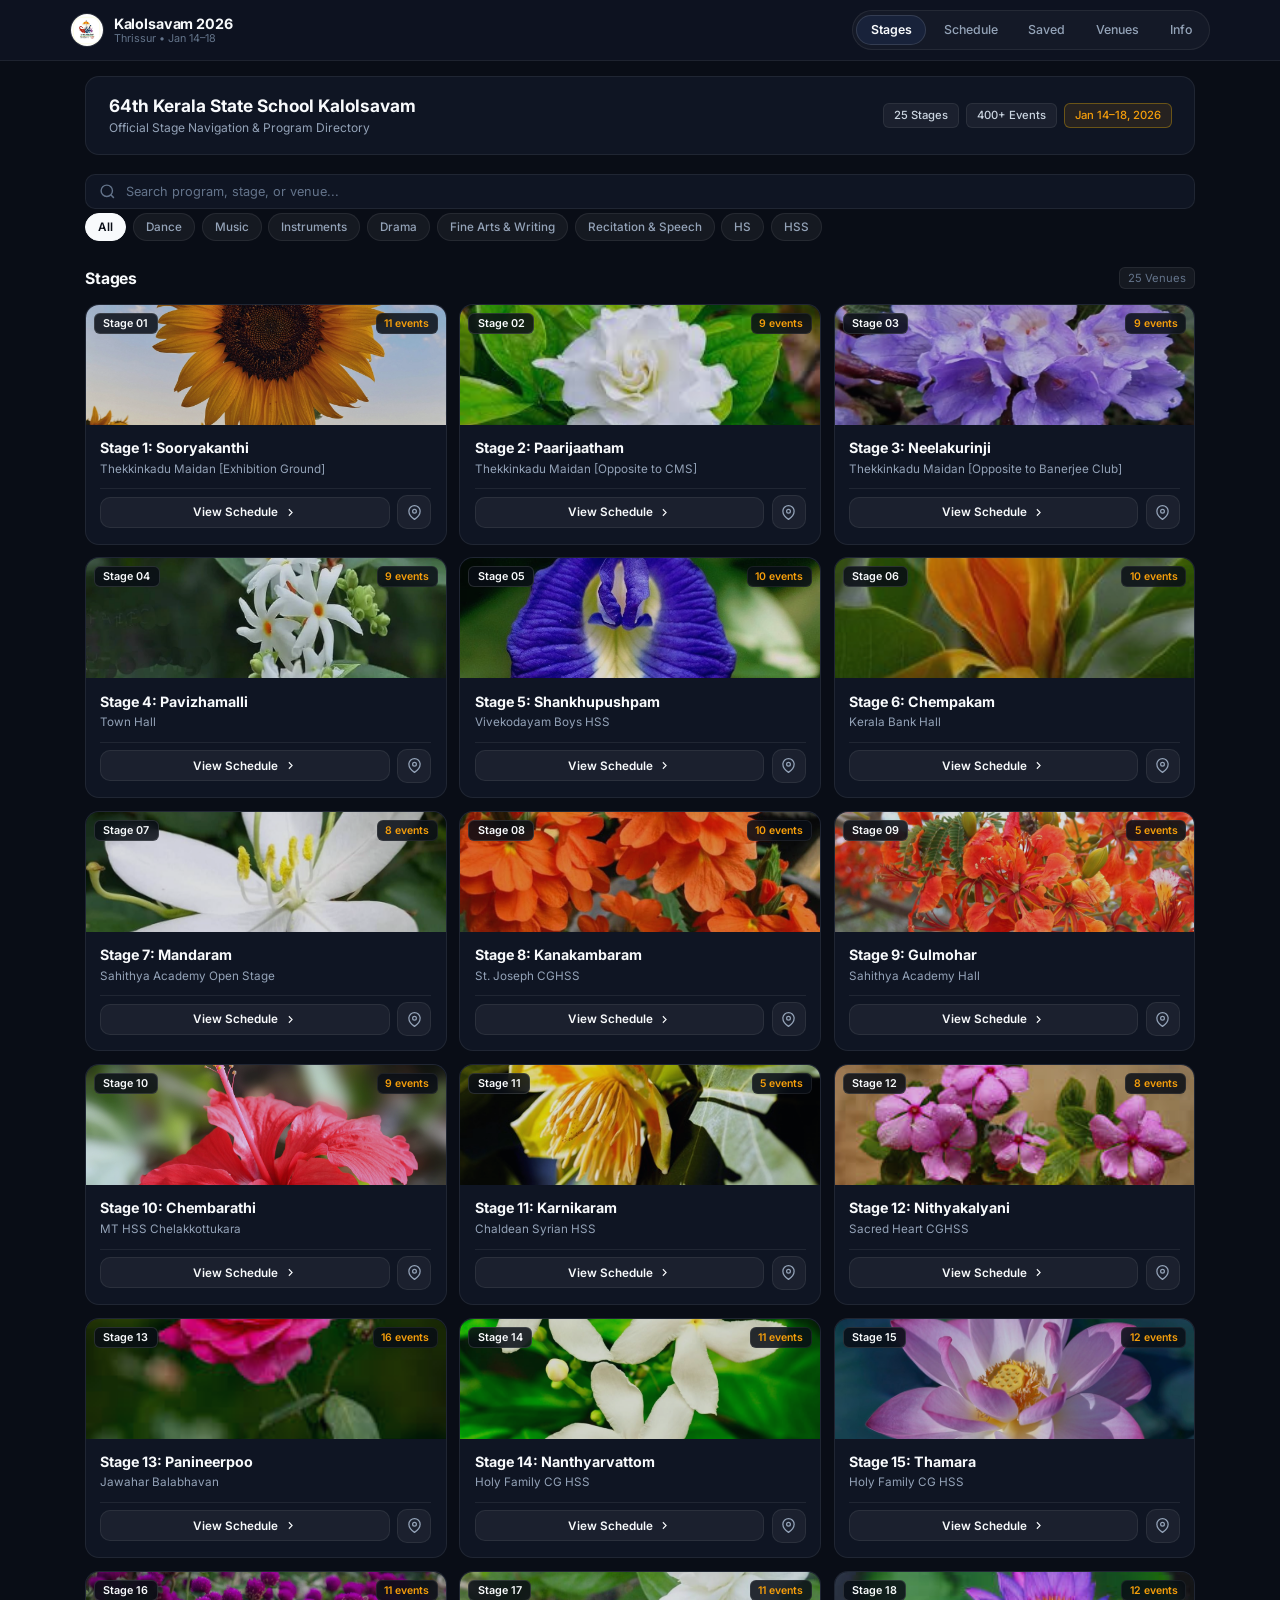
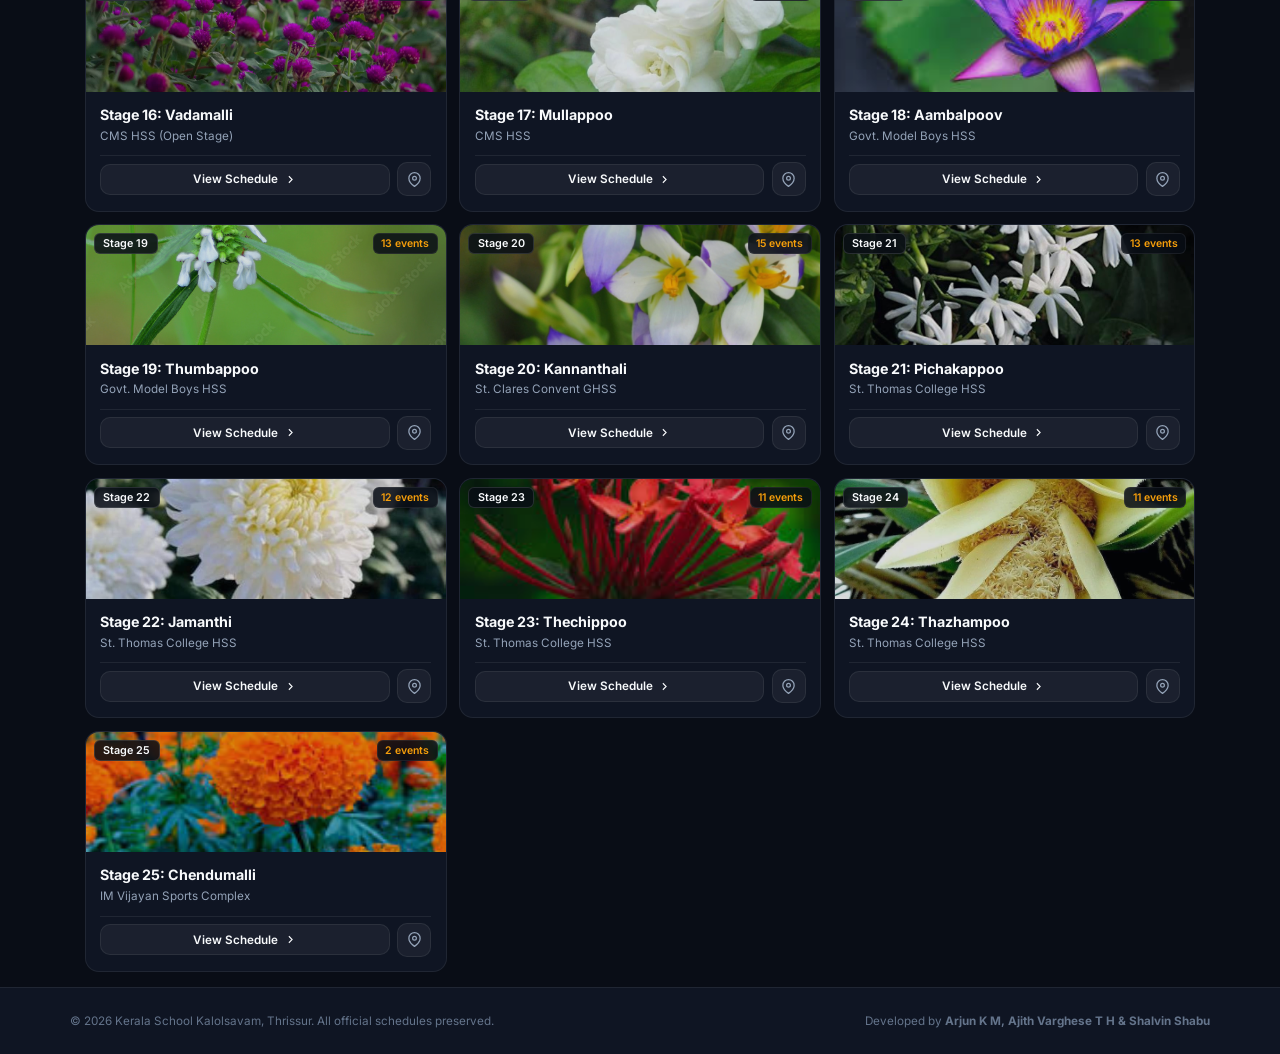
<file: index.html>
<!DOCTYPE html>
<html lang="en">
<head>
  <meta charset="UTF-8">
  <meta name="viewport" content="width=device-width, initial-scale=1.0, maximum-scale=5.0">
  <title>64th Kerala State School Kalolsavam 2026, Thrissur</title>
  
  <!-- Meta & PWA -->
  <meta name="description" content="Minimalist stage navigation and schedule guide for 64th Kerala State School Kalolsavam 2026, Thrissur.">
  <meta name="theme-color" content="#090d16">
  <link rel="manifest" href="manifest.json">
  <link rel="icon" type="image/jpeg" href="images/logo.jpeg">
  <link rel="apple-touch-icon" href="images/logo.jpeg">

  <!-- Typography -->
  <link rel="preconnect" href="https://fonts.googleapis.com">
  <link rel="preconnect" href="https://fonts.gstatic.com" crossorigin>
  <link href="https://fonts.googleapis.com/css2?family=Inter:wght@400;500;600;700&display=swap" rel="stylesheet">

  <link rel="stylesheet" href="style.css">
</head>
<body>

  <!-- Minimal Header -->
  <header class="app-header">
    <div class="header-container">
      <a href="index.html" class="brand">
        <img src="images/logo.jpeg" alt="Logo" class="brand-logo">
        <div class="brand-info">
          <h1>Kalolsavam 2026</h1>
          <span>Thrissur • Jan 14–18</span>
        </div>
      </a>

      <!-- Desktop Nav -->
      <nav class="desktop-nav" aria-label="Main Navigation">
        <button class="nav-tab-btn active" data-tab="stages">Stages</button>
        <button class="nav-tab-btn" data-tab="schedule">Schedule</button>
        <button class="nav-tab-btn" data-tab="itinerary">
          <span>Saved</span>
          <span id="itineraryBadgeDesktop" class="nav-badge" style="display: none;">0</span>
        </button>
        <button class="nav-tab-btn" data-tab="venues">Venues</button>
        <button class="nav-tab-btn" data-tab="info">Info</button>
      </nav>
    </div>
  </header>

  <!-- Main Container -->
  <main class="main-wrapper">

    <!-- Minimal Hero Header -->
    <div class="hero-minimal">
      <div class="hero-text">
        <h2>64th Kerala State School Kalolsavam</h2>
        <p>Official Stage Navigation & Program Directory</p>
      </div>
      <div class="hero-meta-chips">
        <span class="meta-chip">25 Stages</span>
        <span class="meta-chip">400+ Events</span>
        <span class="meta-chip accent">Jan 14–18, 2026</span>
      </div>
    </div>

    <!-- Search Box -->
    <div class="search-section">
      <div class="search-box">
        <span class="search-icon">
          <svg width="17" height="17" viewBox="0 0 24 24" fill="none" stroke="currentColor" stroke-width="2"><circle cx="11" cy="11" r="8"></circle><line x1="21" y1="21" x2="16.65" y2="16.65"></line></svg>
        </span>
        <input type="text" id="searchInput" class="search-input" placeholder="Search program, stage, or venue..." autocomplete="off">
        <button id="searchClearBtn" class="search-clear-btn" title="Clear">✕</button>
      </div>

      <!-- Live Search Results -->
      <div id="searchResultsDropdown" class="search-dropdown"></div>

      <!-- Filter Chips -->
      <div class="filter-scroll">
        <button class="filter-chip active" data-filter="all">All</button>
        <button class="filter-chip" data-filter="dance">Dance</button>
        <button class="filter-chip" data-filter="music">Music</button>
        <button class="filter-chip" data-filter="instruments">Instruments</button>
        <button class="filter-chip" data-filter="drama">Drama</button>
        <button class="filter-chip" data-filter="literary">Fine Arts & Writing</button>
        <button class="filter-chip" data-filter="recitation">Recitation & Speech</button>
        <button class="filter-chip" data-filter="hs">HS</button>
        <button class="filter-chip" data-filter="hss">HSS</button>
      </div>
    </div>

    <!-- TAB 1: STAGES -->
    <section id="tab-stages" class="tab-panel active">
      <div class="section-head">
        <h2 class="section-title">Stages</h2>
        <span class="section-count">25 Venues</span>
      </div>
      <div id="stageGrid" class="stage-grid"></div>
    </section>

    <!-- TAB 2: SCHEDULE -->
    <section id="tab-schedule" class="tab-panel">
      <div class="section-head">
        <h2 class="section-title">Schedule</h2>
      </div>
      <div id="daySelectorPills" class="day-tabs-bar"></div>
      <div id="programTimelineList" class="prog-list"></div>
    </section>

    <!-- TAB 3: SAVED ITINERARY -->
    <section id="tab-itinerary" class="tab-panel">
      <div class="section-head">
        <h2 class="section-title">Saved Programs</h2>
      </div>
      <div id="itineraryListContainer"></div>
    </section>

    <!-- TAB 4: VENUES DIRECTORY -->
    <section id="tab-venues" class="tab-panel">
      <div class="section-head">
        <h2 class="section-title">Venues Directory</h2>
      </div>
      <div id="venuesListContainer"></div>
    </section>

    <!-- TAB 5: INFO & HELPLINE -->
    <section id="tab-info" class="tab-panel">
      <div class="section-head">
        <h2 class="section-title">Help & Info</h2>
      </div>

      <div class="info-cards-grid">
        <div class="info-card">
          <h3>Emergency Numbers</h3>
          <div class="info-row">
            <span>Police Control Room</span>
            <a href="tel:112" class="call-btn">112</a>
          </div>
          <div class="info-row">
            <span>Ambulance / Emergency</span>
            <a href="tel:108" class="call-btn">108</a>
          </div>
          <div class="info-row">
            <span>Fire Station</span>
            <a href="tel:101" class="call-btn">101</a>
          </div>
          <div class="info-row">
            <span>KSRTC Thrissur Stand</span>
            <a href="tel:04872421150" class="call-btn">0487-2421150</a>
          </div>
          <div class="info-row">
            <span>Railway Enquiries</span>
            <a href="tel:139" class="call-btn">139</a>
          </div>
        </div>

        <div class="info-card">
          <h3>Key Transit Locations</h3>
          <div class="info-row">
            <span>Main Railway Station</span>
            <strong style="color: var(--text-primary);">Thrissur (TCR)</strong>
          </div>
          <div class="info-row">
            <span>KSRTC Bus Station</span>
            <strong style="color: var(--text-primary);">Near Railway Station</strong>
          </div>
          <div class="info-row">
            <span>Main Festival Zone</span>
            <strong style="color: var(--text-primary);">Thekkinkadu Maidan</strong>
          </div>
          <div class="info-row">
            <span>Town Hall Hub</span>
            <strong style="color: var(--text-primary);">Palace Road</strong>
          </div>
        </div>
      </div>
    </section>

  </main>

  <!-- STAGE DETAIL MODAL / BOTTOM SHEET -->
  <div id="stageDetailModal" class="modal-overlay">
    <div class="modal-sheet">
      <div class="modal-header">
        <div class="modal-title-box">
          <h3 id="modalStageName">Stage Details</h3>
          <p id="modalStageLocation">Location</p>
        </div>
        <button class="modal-close-btn" onclick="closeStageModal()" title="Close">✕</button>
      </div>

      <div class="modal-action-bar">
        <a id="modalMapLink" href="#" target="_blank" rel="noopener" class="btn-modal-primary">
          <svg width="14" height="14" viewBox="0 0 24 24" fill="none" stroke="currentColor" stroke-width="2"><path d="M21 10c0 7-9 13-9 13s-9-6-9-13a9 9 0 0 1 18 0z"></path><circle cx="12" cy="10" r="3"></circle></svg>
          <span>Open in Google Maps</span>
        </a>
        <button id="modalShareBtn" class="btn-modal-secondary">
          <svg width="14" height="14" viewBox="0 0 24 24" fill="none" stroke="currentColor" stroke-width="2"><circle cx="18" cy="5" r="3"></circle><circle cx="6" cy="12" r="3"></circle><circle cx="18" cy="19" r="3"></circle><line x1="8.59" y1="13.51" x2="15.42" y2="17.49"></line><line x1="15.41" y1="6.51" x2="8.59" y2="10.49"></line></svg>
          <span>Share</span>
        </button>
      </div>

      <div style="padding: 0.65rem 1.15rem 0.25rem; border-bottom: 1px solid var(--border-subtle);">
        <div id="modalDayTabs" class="filter-scroll" style="padding: 0 0 0.4rem;"></div>
      </div>

      <div class="modal-body-scroll">
        <div id="modalProgramList" class="prog-list"></div>
      </div>
    </div>
  </div>

  <!-- Mobile Bottom Nav -->
  <nav class="mobile-nav" aria-label="Mobile Navigation">
    <button class="mobile-nav-btn active" data-tab="stages">
      <svg width="18" height="18" viewBox="0 0 24 24" fill="none" stroke="currentColor" stroke-width="2"><rect x="3" y="3" width="7" height="7"></rect><rect x="14" y="3" width="7" height="7"></rect><rect x="14" y="14" width="7" height="7"></rect><rect x="3" y="14" width="7" height="7"></rect></svg>
      <span>Stages</span>
    </button>
    <button class="mobile-nav-btn" data-tab="schedule">
      <svg width="18" height="18" viewBox="0 0 24 24" fill="none" stroke="currentColor" stroke-width="2"><rect x="3" y="4" width="18" height="18" rx="2" ry="2"></rect><line x1="16" y1="2" x2="16" y2="6"></line><line x1="8" y1="2" x2="8" y2="6"></line><line x1="3" y1="10" x2="21" y2="10"></line></svg>
      <span>Schedule</span>
    </button>
    <button class="mobile-nav-btn" data-tab="itinerary">
      <svg width="18" height="18" viewBox="0 0 24 24" fill="none" stroke="currentColor" stroke-width="2"><path d="M19 21l-7-5-7 5V5a2 2 0 0 1 2-2h10a2 2 0 0 1 2 2z"></path></svg>
      <span>Saved</span>
      <span id="itineraryBadgeMobile" class="mobile-badge" style="display: none;">0</span>
    </button>
    <button class="mobile-nav-btn" data-tab="venues">
      <svg width="18" height="18" viewBox="0 0 24 24" fill="none" stroke="currentColor" stroke-width="2"><path d="M21 10c0 7-9 13-9 13s-9-6-9-13a9 9 0 0 1 18 0z"></path><circle cx="12" cy="10" r="3"></circle></svg>
      <span>Venues</span>
    </button>
    <button class="mobile-nav-btn" data-tab="info">
      <svg width="18" height="18" viewBox="0 0 24 24" fill="none" stroke="currentColor" stroke-width="2"><circle cx="12" cy="12" r="10"></circle><line x1="12" y1="16" x2="12" y2="12"></line><line x1="12" y1="8" x2="12.01" y2="8"></line></svg>
      <span>Info</span>
    </button>
  </nav>

  <!-- Toast Wrap -->
  <div id="toastWrap" class="toast-wrap"></div>

  <!-- Footer -->
  <footer class="app-footer">
    <div class="footer-inner">
      <div class="footer-text">
        © 2026 Kerala School Kalolsavam, Thrissur. All official schedules preserved.
      </div>
      <div class="footer-credits">
        Developed by <strong>Arjun K M, Ajith Varghese T H & Shalvin Shabu</strong>
      </div>
    </div>
  </footer>

  <script src="data.js"></script>
  <script src="script.js"></script>
</body>
</html>
</file>
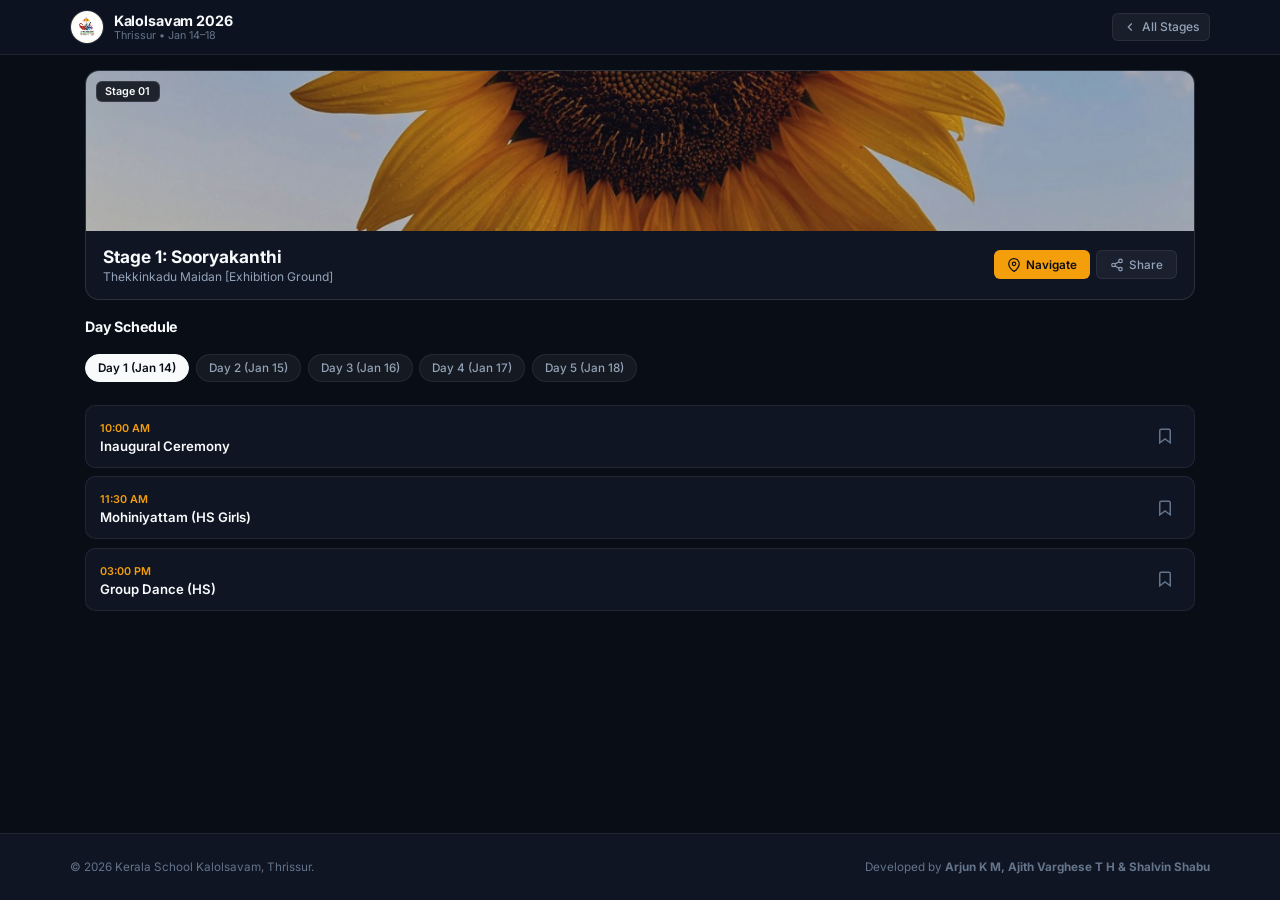
<file: stage.html>
<!DOCTYPE html>
<html lang="en">
<head>
  <meta charset="UTF-8">
  <meta name="viewport" content="width=device-width, initial-scale=1.0, maximum-scale=5.0">
  <title>Stage Details | Kalolsavam 2026</title>
  
  <meta name="theme-color" content="#090d16">
  <link rel="manifest" href="manifest.json">
  <link rel="icon" type="image/jpeg" href="images/logo.jpeg">
  <link rel="apple-touch-icon" href="images/logo.jpeg">

  <link rel="preconnect" href="https://fonts.googleapis.com">
  <link rel="preconnect" href="https://fonts.gstatic.com" crossorigin>
  <link href="https://fonts.googleapis.com/css2?family=Inter:wght@400;500;600;700&display=swap" rel="stylesheet">

  <link rel="stylesheet" href="style.css">
  <style>
    .stage-hero-box {
      background: var(--bg-surface);
      border: 1px solid var(--border-medium);
      border-radius: var(--radius-md);
      overflow: hidden;
      margin-bottom: 1.25rem;
    }
    .stage-hero-img-wrap {
      height: 160px;
      position: relative;
      background: #111827;
    }
    .stage-hero-img {
      width: 100%;
      height: 100%;
      object-fit: cover;
      opacity: 0.75;
    }
    .stage-hero-details {
      padding: 1rem 1.15rem;
      display: flex;
      flex-direction: column;
      gap: 0.75rem;
    }
    @media (min-width: 640px) {
      .stage-hero-details {
        flex-direction: row;
        align-items: center;
        justify-content: space-between;
      }
    }
    .back-nav-btn {
      display: inline-flex;
      align-items: center;
      gap: 0.35rem;
      color: var(--text-secondary);
      font-size: 0.8rem;
      font-weight: 500;
      padding: 0.35rem 0.65rem;
      background: var(--tag-bg);
      border: 1px solid var(--border-subtle);
      border-radius: var(--radius-xs);
      transition: var(--transition);
    }
    .back-nav-btn:hover {
      color: var(--text-primary);
      border-color: var(--border-medium);
    }
  </style>
</head>
<body>

  <!-- Minimal Header -->
  <header class="app-header">
    <div class="header-container">
      <a href="index.html" class="brand">
        <img src="images/logo.jpeg" alt="Logo" class="brand-logo">
        <div class="brand-info">
          <h1>Kalolsavam 2026</h1>
          <span>Thrissur • Jan 14–18</span>
        </div>
      </a>

      <div class="header-actions">
        <a href="index.html" class="back-nav-btn">
          <svg width="14" height="14" viewBox="0 0 24 24" fill="none" stroke="currentColor" stroke-width="2"><polyline points="15 18 9 12 15 6"></polyline></svg>
          <span>All Stages</span>
        </a>
      </div>
    </div>
  </header>

  <main class="main-wrapper">
    <div class="stage-hero-box">
      <div class="stage-hero-img-wrap">
        <img id="stageHeroImg" src="images/home.jpeg" alt="Stage Cover" class="stage-hero-img">
        <div id="stageBadgeText" class="stage-id-pill" style="top: 10px; left: 10px;">Stage</div>
      </div>
      <div class="stage-hero-details">
        <div>
          <h2 id="stageName" style="font-size: 1.15rem; font-weight: 700; color: var(--text-primary);">Loading Stage...</h2>
          <p id="stageLocation" style="font-size: 0.8rem; color: var(--text-secondary); margin-top: 2px;">Loading Location...</p>
        </div>
        <div style="display: flex; gap: 0.4rem;">
          <a id="mapBtn" href="#" target="_blank" rel="noopener" class="btn-modal-primary" style="width: auto; padding: 0.45rem 0.85rem;">
            <svg width="14" height="14" viewBox="0 0 24 24" fill="none" stroke="currentColor" stroke-width="2"><path d="M21 10c0 7-9 13-9 13s-9-6-9-13a9 9 0 0 1 18 0z"></path><circle cx="12" cy="10" r="3"></circle></svg>
            <span>Navigate</span>
          </a>
          <button id="shareStageBtn" class="btn-modal-secondary" style="padding: 0.45rem 0.85rem;">
            <svg width="14" height="14" viewBox="0 0 24 24" fill="none" stroke="currentColor" stroke-width="2"><circle cx="18" cy="5" r="3"></circle><circle cx="6" cy="12" r="3"></circle><circle cx="18" cy="19" r="3"></circle><line x1="8.59" y1="13.51" x2="15.42" y2="17.49"></line><line x1="15.41" y1="6.51" x2="8.59" y2="10.49"></line></svg>
            <span>Share</span>
          </button>
        </div>
      </div>
    </div>

    <!-- Day Segmented Controls -->
    <div class="section-head">
      <h3 class="section-title" style="font-size: 0.95rem;">Day Schedule</h3>
    </div>

    <div id="stageDayPills" class="filter-scroll" style="margin-bottom: 1rem;">
      <button class="filter-chip active" onclick="loadStageDay(1)">Day 1 (Jan 14)</button>
      <button class="filter-chip" onclick="loadStageDay(2)">Day 2 (Jan 15)</button>
      <button class="filter-chip" onclick="loadStageDay(3)">Day 3 (Jan 16)</button>
      <button class="filter-chip" onclick="loadStageDay(4)">Day 4 (Jan 17)</button>
      <button class="filter-chip" onclick="loadStageDay(5)">Day 5 (Jan 18)</button>
    </div>

    <!-- Program list -->
    <div id="programList" class="prog-list">
      <div class="empty-box">Loading programs...</div>
    </div>
  </main>

  <div id="toastWrap" class="toast-wrap"></div>

  <footer class="app-footer">
    <div class="footer-inner">
      <div class="footer-text">
        © 2026 Kerala School Kalolsavam, Thrissur.
      </div>
      <div class="footer-credits">
        Developed by <strong>Arjun K M, Ajith Varghese T H & Shalvin Shabu</strong>
      </div>
    </div>
  </footer>

  <script src="data.js"></script>
  <script>
    const params = new URLSearchParams(window.location.search);
    const stageId = parseInt(params.get("id") || params.get("stage") || "1");
    let selectedDay = parseInt(params.get("day") || "1");

    const stage = eventData.stages.find(s => s.id === stageId) || eventData.stages[0];

    if (stage) {
      document.title = `${stage.name} | Kalolsavam 2026`;
      const numStr = stage.id < 10 ? `0${stage.id}` : `${stage.id}`;
      document.getElementById("stageBadgeText").innerText = `Stage ${numStr}`;
      document.getElementById("stageName").innerText = stage.name;
      document.getElementById("stageLocation").innerText = stage.location;
      document.getElementById("mapBtn").href = stage.mapUrl;
      document.getElementById("stageHeroImg").src = `images/${stage.id}.jpeg`;

      document.getElementById("shareStageBtn").onclick = () => {
        if (navigator.share) {
          navigator.share({ title: `${stage.name} - Kalotsavam 2026`, text: `${stage.name} (${stage.location}), Thrissur:`, url: window.location.href }).catch(() => {});
        } else {
          navigator.clipboard.writeText(window.location.href);
          showToast("Stage link copied");
        }
      };
    }

    function showToast(message) {
      const container = document.getElementById('toastWrap');
      if (!container) return;
      const toast = document.createElement('div');
      toast.className = 'toast-msg';
      toast.innerHTML = `<span>${message}</span>`;
      container.appendChild(toast);
      setTimeout(() => {
        toast.style.opacity = '0';
        toast.style.transform = 'translateY(-6px)';
        toast.style.transition = 'all 0.2s ease';
        setTimeout(() => toast.remove(), 200);
      }, 2000);
    }

    const bookmarkedEvents = new Set(JSON.parse(localStorage.getItem('kalotsav_bookmarks_2026') || '[]'));

    function getEventKey(event) {
      return `${event.stageId}_${event.day}_${event.time}_${event.program}`.replace(/\s+/g, '_');
    }

    function toggleBookmarkStagePage(key, btnElem) {
      if (bookmarkedEvents.has(key)) {
        bookmarkedEvents.delete(key);
        showToast("Removed from saved list");
      } else {
        bookmarkedEvents.add(key);
        showToast("Saved to your list");
      }
      localStorage.setItem('kalotsav_bookmarks_2026', JSON.stringify(Array.from(bookmarkedEvents)));
      
      const isSaved = bookmarkedEvents.has(key);
      if (btnElem) {
        btnElem.classList.toggle('saved', isSaved);
        const svg = btnElem.querySelector('svg');
        if (svg) svg.setAttribute('fill', isSaved ? 'currentColor' : 'none');
      }
    }

    function loadStageDay(day) {
      selectedDay = day;
      const buttons = document.querySelectorAll("#stageDayPills button");
      buttons.forEach((btn, idx) => {
        btn.classList.toggle("active", idx === day - 1);
      });

      const list = document.getElementById("programList");
      list.innerHTML = "";

      const programs = eventData.schedule.filter(s => s.stageId === stageId && s.day === day);

      if (programs.length === 0) {
        list.innerHTML = `
          <div class="empty-box">
            <h3>No programs on this day</h3>
            <p>Select another day to see scheduled performances.</p>
          </div>
        `;
        return;
      }

      programs.forEach(prog => {
        const key = getEventKey(prog);
        const isSaved = bookmarkedEvents.has(key);
        const row = document.createElement("div");
        row.className = "prog-item";
        row.innerHTML = `
          <div class="prog-info-col">
            <span class="prog-time-chip">${prog.time}</span>
            <div class="prog-title-text">${prog.program}</div>
          </div>
          <button class="btn-star ${isSaved ? 'saved' : ''}" onclick="toggleBookmarkStagePage('${key}', this)" title="${isSaved ? 'Remove' : 'Save'}">
            <svg width="18" height="18" viewBox="0 0 24 24" fill="${isSaved ? 'currentColor' : 'none'}" stroke="currentColor" stroke-width="2"><path d="M19 21l-7-5-7 5V5a2 2 0 0 1 2-2h10a2 2 0 0 1 2 2z"></path></svg>
          </button>
        `;
        list.appendChild(row);
      });
    }

    loadStageDay(selectedDay);
  </script>
</body>
</html>
</file>
<file: style.css>
/* ==========================================================================
   Kerala School Kalotsavam 2026 - Minimalist & Mobile-Optimized Design System
   ========================================================================== */

:root {
  /* Minimalist Color Palette */
  --bg-app: #090d16;
  --bg-surface: #0f1523;
  --bg-card: #131b2e;
  --bg-card-hover: #18223a;
  --bg-glass: rgba(15, 21, 35, 0.85);
  
  --border-subtle: rgba(255, 255, 255, 0.07);
  --border-medium: rgba(255, 255, 255, 0.12);
  --border-accent: rgba(234, 179, 8, 0.35);

  --text-primary: #f8fafc;
  --text-secondary: #94a3b8;
  --text-muted: #64748b;

  --accent: #f59e0b;
  --accent-subtle: rgba(245, 158, 11, 0.1);
  --accent-hover: #d97706;
  
  --tag-bg: rgba(255, 255, 255, 0.05);
  --tag-text: #cbd5e1;

  --radius-xs: 6px;
  --radius-sm: 10px;
  --radius-md: 14px;
  --radius-lg: 18px;
  --radius-full: 9999px;

  --shadow-subtle: 0 4px 16px rgba(0, 0, 0, 0.25);
  --shadow-modal: 0 20px 40px rgba(0, 0, 0, 0.6);

  --font-main: 'Inter', -apple-system, BlinkMacSystemFont, 'Segoe UI', Roboto, sans-serif;
  --transition: all 0.2s cubic-bezier(0.4, 0, 0.2, 1);
}

/* Reset & Basics */
*, *::before, *::after {
  box-sizing: border-box;
  margin: 0;
  padding: 0;
}

html {
  font-family: var(--font-main);
  background-color: var(--bg-app);
  color: var(--text-primary);
  -webkit-font-smoothing: antialiased;
  -moz-osx-font-smoothing: grayscale;
  scroll-behavior: smooth;
  font-size: 15px;
}

body {
  min-height: 100vh;
  display: flex;
  flex-direction: column;
  background-color: var(--bg-app);
  position: relative;
  overflow-x: hidden;
  padding-bottom: 70px; /* Offset for mobile bottom nav */
}

@media (min-width: 768px) {
  body {
    padding-bottom: 0;
  }
}

a {
  color: inherit;
  text-decoration: none;
}

button {
  font-family: inherit;
  cursor: pointer;
  border: none;
  background: none;
  outline: none;
}

input {
  font-family: inherit;
  outline: none;
}

/* Minimalist App Header */
.app-header {
  position: sticky;
  top: 0;
  z-index: 100;
  background: var(--bg-glass);
  backdrop-filter: blur(16px);
  -webkit-backdrop-filter: blur(16px);
  border-bottom: 1px solid var(--border-subtle);
  padding: 0.65rem 1rem;
}

.header-container {
  max-width: 1140px;
  margin: 0 auto;
  display: flex;
  align-items: center;
  justify-content: space-between;
  gap: 1rem;
}

.brand {
  display: flex;
  align-items: center;
  gap: 0.65rem;
}

.brand-logo {
  width: 34px;
  height: 34px;
  border-radius: 50%;
  object-fit: cover;
  border: 1px solid var(--border-medium);
}

.brand-info h1 {
  font-size: 0.95rem;
  font-weight: 700;
  color: var(--text-primary);
  letter-spacing: -0.01em;
}

.brand-info span {
  font-size: 0.72rem;
  color: var(--text-muted);
  display: block;
}

/* Desktop Navigation */
.desktop-nav {
  display: none;
  align-items: center;
  gap: 0.25rem;
  background: rgba(255, 255, 255, 0.03);
  padding: 0.25rem;
  border-radius: var(--radius-full);
  border: 1px solid var(--border-subtle);
}

@media (min-width: 768px) {
  .desktop-nav {
    display: flex;
  }
}

.nav-tab-btn {
  padding: 0.45rem 0.9rem;
  font-size: 0.825rem;
  font-weight: 500;
  color: var(--text-secondary);
  border-radius: var(--radius-full);
  transition: var(--transition);
  display: flex;
  align-items: center;
  gap: 0.4rem;
}

.nav-tab-btn:hover {
  color: var(--text-primary);
}

.nav-tab-btn.active {
  color: var(--text-primary);
  background: var(--bg-card-hover);
  border: 1px solid var(--border-medium);
  font-weight: 600;
}

.nav-badge {
  background: var(--accent);
  color: #090d16;
  font-size: 0.65rem;
  font-weight: 700;
  padding: 0.1rem 0.45rem;
  border-radius: var(--radius-full);
}

/* Main Layout Wrapper */
.main-wrapper {
  max-width: 1140px;
  margin: 0 auto;
  padding: 1rem;
  width: 100%;
}

/* Minimalist Hero Bar */
.hero-minimal {
  background: var(--bg-surface);
  border: 1px solid var(--border-subtle);
  border-radius: var(--radius-md);
  padding: 1.25rem 1rem;
  margin-bottom: 1.25rem;
  display: flex;
  flex-direction: column;
  gap: 0.85rem;
}

@media (min-width: 768px) {
  .hero-minimal {
    flex-direction: row;
    align-items: center;
    justify-content: space-between;
    padding: 1.25rem 1.5rem;
  }
}

.hero-text h2 {
  font-size: 1.15rem;
  font-weight: 700;
  color: var(--text-primary);
  margin-bottom: 0.25rem;
}

.hero-text p {
  font-size: 0.8rem;
  color: var(--text-secondary);
}

.hero-meta-chips {
  display: flex;
  align-items: center;
  flex-wrap: wrap;
  gap: 0.5rem;
}

.meta-chip {
  background: var(--tag-bg);
  border: 1px solid var(--border-subtle);
  color: var(--tag-text);
  font-size: 0.75rem;
  padding: 0.3rem 0.65rem;
  border-radius: var(--radius-xs);
  font-weight: 500;
}

.meta-chip.accent {
  background: var(--accent-subtle);
  border-color: var(--border-accent);
  color: var(--accent);
}

/* Minimalist Search Box */
.search-section {
  position: relative;
  margin-bottom: 1.25rem;
}

.search-box {
  background: var(--bg-surface);
  border: 1px solid var(--border-subtle);
  border-radius: var(--radius-sm);
  padding: 0.55rem 0.85rem;
  display: flex;
  align-items: center;
  gap: 0.65rem;
  transition: var(--transition);
}

.search-box:focus-within {
  border-color: var(--border-medium);
  background: var(--bg-card);
  box-shadow: var(--shadow-subtle);
}

.search-icon {
  color: var(--text-muted);
  display: flex;
  align-items: center;
}

.search-input {
  flex: 1;
  background: transparent;
  border: none;
  color: var(--text-primary);
  font-size: 0.9rem;
  width: 100%;
}

.search-input::placeholder {
  color: var(--text-muted);
  font-size: 0.85rem;
}

.search-clear-btn {
  color: var(--text-muted);
  font-size: 0.85rem;
  display: none;
  padding: 0.2rem;
}

.search-clear-btn:hover {
  color: var(--text-primary);
}

/* Live Search Results Dropdown */
.search-dropdown {
  position: absolute;
  top: calc(100% + 6px);
  left: 0;
  right: 0;
  background: var(--bg-surface);
  border: 1px solid var(--border-medium);
  border-radius: var(--radius-sm);
  max-height: 380px;
  overflow-y: auto;
  box-shadow: var(--shadow-modal);
  display: none;
  z-index: 1000;
}

.search-dropdown-header {
  padding: 0.6rem 0.85rem;
  border-bottom: 1px solid var(--border-subtle);
  font-size: 0.75rem;
  color: var(--text-muted);
  text-transform: uppercase;
  letter-spacing: 0.04em;
}

.search-dropdown-item {
  padding: 0.75rem 0.85rem;
  border-bottom: 1px solid var(--border-subtle);
  display: flex;
  align-items: center;
  justify-content: space-between;
  gap: 0.75rem;
  cursor: pointer;
  transition: var(--transition);
}

.search-dropdown-item:last-child {
  border-bottom: none;
}

.search-dropdown-item:hover {
  background: var(--bg-card);
}

.item-prog-title {
  font-size: 0.875rem;
  font-weight: 600;
  color: var(--text-primary);
  margin-bottom: 0.2rem;
}

.item-prog-title mark {
  background: var(--accent-subtle);
  color: var(--accent);
  padding: 0.05rem 0.2rem;
  border-radius: 3px;
}

.item-meta-row {
  font-size: 0.75rem;
  color: var(--text-secondary);
  display: flex;
  align-items: center;
  gap: 0.5rem;
}

/* Category Filter Chips */
.filter-scroll {
  display: flex;
  gap: 0.45rem;
  overflow-x: auto;
  padding: 0.25rem 0 0.5rem;
  scrollbar-width: none;
}

.filter-scroll::-webkit-scrollbar {
  display: none;
}

.filter-chip {
  flex: 0 0 auto;
  padding: 0.4rem 0.8rem;
  background: var(--tag-bg);
  border: 1px solid var(--border-subtle);
  border-radius: var(--radius-full);
  color: var(--text-secondary);
  font-size: 0.78rem;
  font-weight: 500;
  transition: var(--transition);
  white-space: nowrap;
}

.filter-chip:hover {
  color: var(--text-primary);
  border-color: var(--border-medium);
}

.filter-chip.active {
  background: var(--text-primary);
  color: #090d16;
  font-weight: 600;
  border-color: var(--text-primary);
}

/* Tab Panels */
.tab-panel {
  display: none;
}

.tab-panel.active {
  display: block;
  animation: fadeIn 0.15s ease-out;
}

@keyframes fadeIn {
  from { opacity: 0; }
  to { opacity: 1; }
}

.section-head {
  display: flex;
  align-items: center;
  justify-content: space-between;
  margin-bottom: 1rem;
  gap: 0.5rem;
}

.section-title {
  font-size: 1.05rem;
  font-weight: 700;
  color: var(--text-primary);
  letter-spacing: -0.01em;
}

.section-count {
  font-size: 0.75rem;
  color: var(--text-muted);
  background: var(--tag-bg);
  padding: 0.2rem 0.55rem;
  border-radius: var(--radius-xs);
  border: 1px solid var(--border-subtle);
}

/* Stage Cards Grid */
.stage-grid {
  display: grid;
  grid-template-columns: 1fr;
  gap: 0.85rem;
}

@media (min-width: 560px) {
  .stage-grid {
    grid-template-columns: repeat(2, 1fr);
  }
}

@media (min-width: 992px) {
  .stage-grid {
    grid-template-columns: repeat(3, 1fr);
  }
}

.stage-card {
  background: var(--bg-surface);
  border: 1px solid var(--border-subtle);
  border-radius: var(--radius-md);
  overflow: hidden;
  display: flex;
  flex-direction: column;
  transition: var(--transition);
}

.stage-card:hover {
  border-color: var(--border-medium);
  background: var(--bg-card);
}

.stage-card-cover {
  position: relative;
  height: 120px;
  background: #111827;
  overflow: hidden;
  cursor: pointer;
}

.stage-card-img {
  width: 100%;
  height: 100%;
  object-fit: cover;
  opacity: 0.85;
  transition: transform 0.3s ease;
}

.stage-card:hover .stage-card-img {
  transform: scale(1.04);
  opacity: 1;
}

.stage-id-pill {
  position: absolute;
  top: 8px;
  left: 8px;
  background: rgba(9, 13, 22, 0.85);
  backdrop-filter: blur(6px);
  border: 1px solid var(--border-medium);
  color: var(--text-primary);
  font-size: 0.72rem;
  font-weight: 600;
  padding: 0.2rem 0.55rem;
  border-radius: var(--radius-xs);
}

.stage-event-tag {
  position: absolute;
  top: 8px;
  right: 8px;
  background: rgba(9, 13, 22, 0.85);
  backdrop-filter: blur(6px);
  border: 1px solid var(--border-subtle);
  color: var(--accent);
  font-size: 0.7rem;
  font-weight: 600;
  padding: 0.2rem 0.5rem;
  border-radius: var(--radius-xs);
}

.stage-card-content {
  padding: 0.95rem;
  flex: 1;
  display: flex;
  flex-direction: column;
  justify-content: space-between;
  gap: 0.75rem;
}

.stage-name {
  font-size: 0.95rem;
  font-weight: 700;
  color: var(--text-primary);
  margin-bottom: 0.2rem;
  line-height: 1.3;
}

.stage-venue-text {
  font-size: 0.78rem;
  color: var(--text-secondary);
  line-height: 1.4;
}

.stage-actions-row {
  display: flex;
  align-items: center;
  gap: 0.5rem;
  padding-top: 0.4rem;
  border-top: 1px solid var(--border-subtle);
}

.btn-open-stage {
  flex: 1;
  background: var(--tag-bg);
  border: 1px solid var(--border-subtle);
  color: var(--text-primary);
  padding: 0.5rem 0.75rem;
  border-radius: var(--radius-sm);
  font-size: 0.78rem;
  font-weight: 600;
  display: flex;
  align-items: center;
  justify-content: center;
  gap: 0.35rem;
  transition: var(--transition);
}

.btn-open-stage:hover {
  background: var(--bg-card-hover);
  border-color: var(--border-medium);
}

.btn-nav-map {
  width: 34px;
  height: 34px;
  border-radius: var(--radius-sm);
  background: var(--tag-bg);
  border: 1px solid var(--border-subtle);
  color: var(--text-secondary);
  display: flex;
  align-items: center;
  justify-content: center;
  transition: var(--transition);
  flex-shrink: 0;
}

.btn-nav-map:hover {
  color: var(--accent);
  border-color: var(--border-accent);
  background: var(--accent-subtle);
}

/* Day Selector Segmented Control */
.day-tabs-bar {
  display: flex;
  gap: 0.35rem;
  overflow-x: auto;
  padding-bottom: 0.75rem;
  scrollbar-width: none;
}

.day-tabs-bar::-webkit-scrollbar {
  display: none;
}

.day-tab-item {
  flex: 1;
  min-width: 90px;
  padding: 0.55rem 0.65rem;
  background: var(--bg-surface);
  border: 1px solid var(--border-subtle);
  border-radius: var(--radius-sm);
  text-align: center;
  transition: var(--transition);
}

.day-tab-item:hover {
  border-color: var(--border-medium);
}

.day-tab-item.active {
  background: var(--bg-card-hover);
  border-color: var(--border-medium);
}

.day-title {
  font-size: 0.8rem;
  font-weight: 700;
  color: var(--text-primary);
  display: block;
}

.day-sub {
  font-size: 0.7rem;
  color: var(--text-muted);
  display: block;
  margin-top: 1px;
}

/* Program List Timeline */
.prog-list {
  display: flex;
  flex-direction: column;
  gap: 0.55rem;
}

.prog-item {
  background: var(--bg-surface);
  border: 1px solid var(--border-subtle);
  border-radius: var(--radius-sm);
  padding: 0.75rem 0.9rem;
  display: flex;
  align-items: center;
  justify-content: space-between;
  gap: 0.75rem;
  transition: var(--transition);
}

.prog-item:hover {
  border-color: var(--border-medium);
  background: var(--bg-card);
}

.prog-info-col {
  flex: 1;
}

.prog-time-chip {
  display: inline-block;
  font-size: 0.72rem;
  font-weight: 600;
  color: var(--accent);
  margin-bottom: 0.2rem;
}

.prog-title-text {
  font-size: 0.88rem;
  font-weight: 600;
  color: var(--text-primary);
  line-height: 1.35;
}

.prog-stage-subtitle {
  font-size: 0.75rem;
  color: var(--text-secondary);
  margin-top: 0.25rem;
  display: flex;
  align-items: center;
  gap: 0.35rem;
  cursor: pointer;
}

.prog-stage-subtitle:hover {
  color: var(--accent);
}

.btn-star {
  width: 32px;
  height: 32px;
  border-radius: 50%;
  color: var(--text-muted);
  display: flex;
  align-items: center;
  justify-content: center;
  transition: var(--transition);
  flex-shrink: 0;
}

.btn-star:hover {
  color: var(--accent);
  background: var(--accent-subtle);
}

.btn-star.saved {
  color: var(--accent);
}

/* Empty State */
.empty-box {
  text-align: center;
  padding: 2.5rem 1rem;
  background: var(--bg-surface);
  border: 1px dashed var(--border-subtle);
  border-radius: var(--radius-md);
  color: var(--text-secondary);
}

.empty-box h3 {
  font-size: 0.95rem;
  color: var(--text-primary);
  margin-bottom: 0.25rem;
}

.empty-box p {
  font-size: 0.8rem;
  max-width: 340px;
  margin: 0 auto;
}

/* Venues Clusters */
.venue-cluster {
  background: var(--bg-surface);
  border: 1px solid var(--border-subtle);
  border-radius: var(--radius-md);
  padding: 1rem;
  margin-bottom: 0.85rem;
}

.venue-cluster-top {
  display: flex;
  justify-content: space-between;
  align-items: center;
  gap: 0.5rem;
  margin-bottom: 0.75rem;
}

.venue-cluster-name {
  font-size: 0.92rem;
  font-weight: 700;
  color: var(--text-primary);
}

.venue-cluster-desc {
  font-size: 0.75rem;
  color: var(--text-muted);
}

.venue-stages-list {
  display: flex;
  flex-wrap: wrap;
  gap: 0.4rem;
}

.venue-stage-pill {
  background: var(--tag-bg);
  border: 1px solid var(--border-subtle);
  color: var(--text-secondary);
  font-size: 0.75rem;
  padding: 0.3rem 0.65rem;
  border-radius: var(--radius-xs);
  cursor: pointer;
  transition: var(--transition);
}

.venue-stage-pill:hover {
  color: var(--text-primary);
  border-color: var(--border-medium);
  background: var(--bg-card-hover);
}

/* Info Cards */
.info-cards-grid {
  display: grid;
  grid-template-columns: 1fr;
  gap: 0.85rem;
}

@media (min-width: 640px) {
  .info-cards-grid {
    grid-template-columns: repeat(2, 1fr);
  }
}

.info-card {
  background: var(--bg-surface);
  border: 1px solid var(--border-subtle);
  border-radius: var(--radius-md);
  padding: 1rem;
}

.info-card h3 {
  font-size: 0.9rem;
  font-weight: 700;
  color: var(--text-primary);
  margin-bottom: 0.75rem;
}

.info-row {
  display: flex;
  justify-content: space-between;
  align-items: center;
  font-size: 0.8rem;
  padding: 0.4rem 0;
  border-bottom: 1px solid var(--border-subtle);
  color: var(--text-secondary);
}

.info-row:last-child {
  border-bottom: none;
}

.call-btn {
  color: var(--accent);
  font-weight: 600;
  font-size: 0.75rem;
  background: var(--accent-subtle);
  padding: 0.2rem 0.5rem;
  border-radius: var(--radius-xs);
}

/* Minimalist Modal / Bottom-Sheet */
.modal-overlay {
  position: fixed;
  inset: 0;
  background: rgba(0, 0, 0, 0.75);
  backdrop-filter: blur(8px);
  -webkit-backdrop-filter: blur(8px);
  z-index: 1000;
  display: none;
  align-items: flex-end; /* Bottom sheet on mobile */
  justify-content: center;
}

@media (min-width: 640px) {
  .modal-overlay {
    align-items: center; /* Centered modal on desktop */
    padding: 1.5rem;
  }
}

.modal-overlay.active {
  display: flex;
}

.modal-sheet {
  background: var(--bg-surface);
  border: 1px solid var(--border-medium);
  border-radius: var(--radius-lg) var(--radius-lg) 0 0;
  width: 100%;
  max-width: 640px;
  max-height: 85vh;
  display: flex;
  flex-direction: column;
  box-shadow: var(--shadow-modal);
  animation: slideUp 0.2s cubic-bezier(0.4, 0, 0.2, 1);
}

@media (min-width: 640px) {
  .modal-sheet {
    border-radius: var(--radius-lg);
    max-height: 80vh;
  }
}

@keyframes slideUp {
  from { transform: translateY(20px); opacity: 0; }
  to { transform: translateY(0); opacity: 1; }
}

.modal-header {
  padding: 1rem 1.15rem;
  border-bottom: 1px solid var(--border-subtle);
  display: flex;
  align-items: center;
  justify-content: space-between;
  gap: 1rem;
}

.modal-title-box h3 {
  font-size: 1.05rem;
  font-weight: 700;
  color: var(--text-primary);
}

.modal-title-box p {
  font-size: 0.78rem;
  color: var(--text-secondary);
}

.modal-close-btn {
  color: var(--text-muted);
  padding: 0.35rem;
  border-radius: var(--radius-xs);
  display: flex;
  align-items: center;
  justify-content: center;
}

.modal-close-btn:hover {
  color: var(--text-primary);
  background: var(--tag-bg);
}

.modal-action-bar {
  padding: 0.65rem 1.15rem;
  background: var(--bg-card);
  border-bottom: 1px solid var(--border-subtle);
  display: flex;
  gap: 0.5rem;
}

.btn-modal-primary {
  flex: 1;
  background: var(--accent);
  color: #090d16;
  font-size: 0.78rem;
  font-weight: 600;
  padding: 0.45rem 0.75rem;
  border-radius: var(--radius-xs);
  display: flex;
  align-items: center;
  justify-content: center;
  gap: 0.35rem;
}

.btn-modal-secondary {
  background: var(--tag-bg);
  border: 1px solid var(--border-subtle);
  color: var(--text-secondary);
  font-size: 0.78rem;
  font-weight: 500;
  padding: 0.45rem 0.75rem;
  border-radius: var(--radius-xs);
  display: flex;
  align-items: center;
  gap: 0.35rem;
}

.modal-body-scroll {
  padding: 1rem 1.15rem;
  overflow-y: auto;
  flex: 1;
}

/* Mobile Floating Bottom Bar */
.mobile-nav {
  position: fixed;
  bottom: 0;
  left: 0;
  right: 0;
  background: var(--bg-glass);
  backdrop-filter: blur(16px);
  -webkit-backdrop-filter: blur(16px);
  border-top: 1px solid var(--border-subtle);
  padding: 0.35rem 0.5rem;
  display: flex;
  justify-content: space-around;
  align-items: center;
  z-index: 900;
}

@media (min-width: 768px) {
  .mobile-nav {
    display: none;
  }
}

.mobile-nav-btn {
  display: flex;
  flex-direction: column;
  align-items: center;
  gap: 0.15rem;
  color: var(--text-muted);
  font-size: 0.68rem;
  font-weight: 500;
  padding: 0.35rem 0.5rem;
  border-radius: var(--radius-xs);
  position: relative;
  transition: var(--transition);
}

.mobile-nav-btn.active {
  color: var(--text-primary);
  font-weight: 600;
}

.mobile-badge {
  position: absolute;
  top: 2px;
  right: 6px;
  background: var(--accent);
  color: #090d16;
  font-size: 0.58rem;
  font-weight: 800;
  min-width: 14px;
  height: 14px;
  border-radius: 50%;
  display: flex;
  align-items: center;
  justify-content: center;
}

/* Toast */
.toast-wrap {
  position: fixed;
  bottom: 80px;
  left: 50%;
  transform: translateX(-50%);
  z-index: 2000;
  pointer-events: none;
}

@media (min-width: 768px) {
  .toast-wrap {
    bottom: 24px;
    left: auto;
    right: 24px;
    transform: none;
  }
}

.toast-msg {
  background: var(--bg-card);
  border: 1px solid var(--border-medium);
  color: var(--text-primary);
  padding: 0.55rem 1rem;
  border-radius: var(--radius-full);
  font-size: 0.8rem;
  font-weight: 500;
  box-shadow: var(--shadow-modal);
  display: flex;
  align-items: center;
  gap: 0.45rem;
  pointer-events: auto;
  animation: toastFade 0.2s ease-out;
}

@keyframes toastFade {
  from { opacity: 0; transform: translateY(6px); }
  to { opacity: 1; transform: translateY(0); }
}

/* Footer */
.app-footer {
  border-top: 1px solid var(--border-subtle);
  background: var(--bg-surface);
  padding: 1.75rem 1rem;
  margin-top: auto;
  font-size: 0.78rem;
  color: var(--text-muted);
}

.footer-inner {
  max-width: 1140px;
  margin: 0 auto;
  display: flex;
  flex-direction: column;
  gap: 1rem;
}

@media (min-width: 768px) {
  .footer-inner {
    flex-direction: row;
    justify-content: space-between;
    align-items: center;
  }
}

.footer-text strong {
  color: var(--text-secondary);
}
</file>
